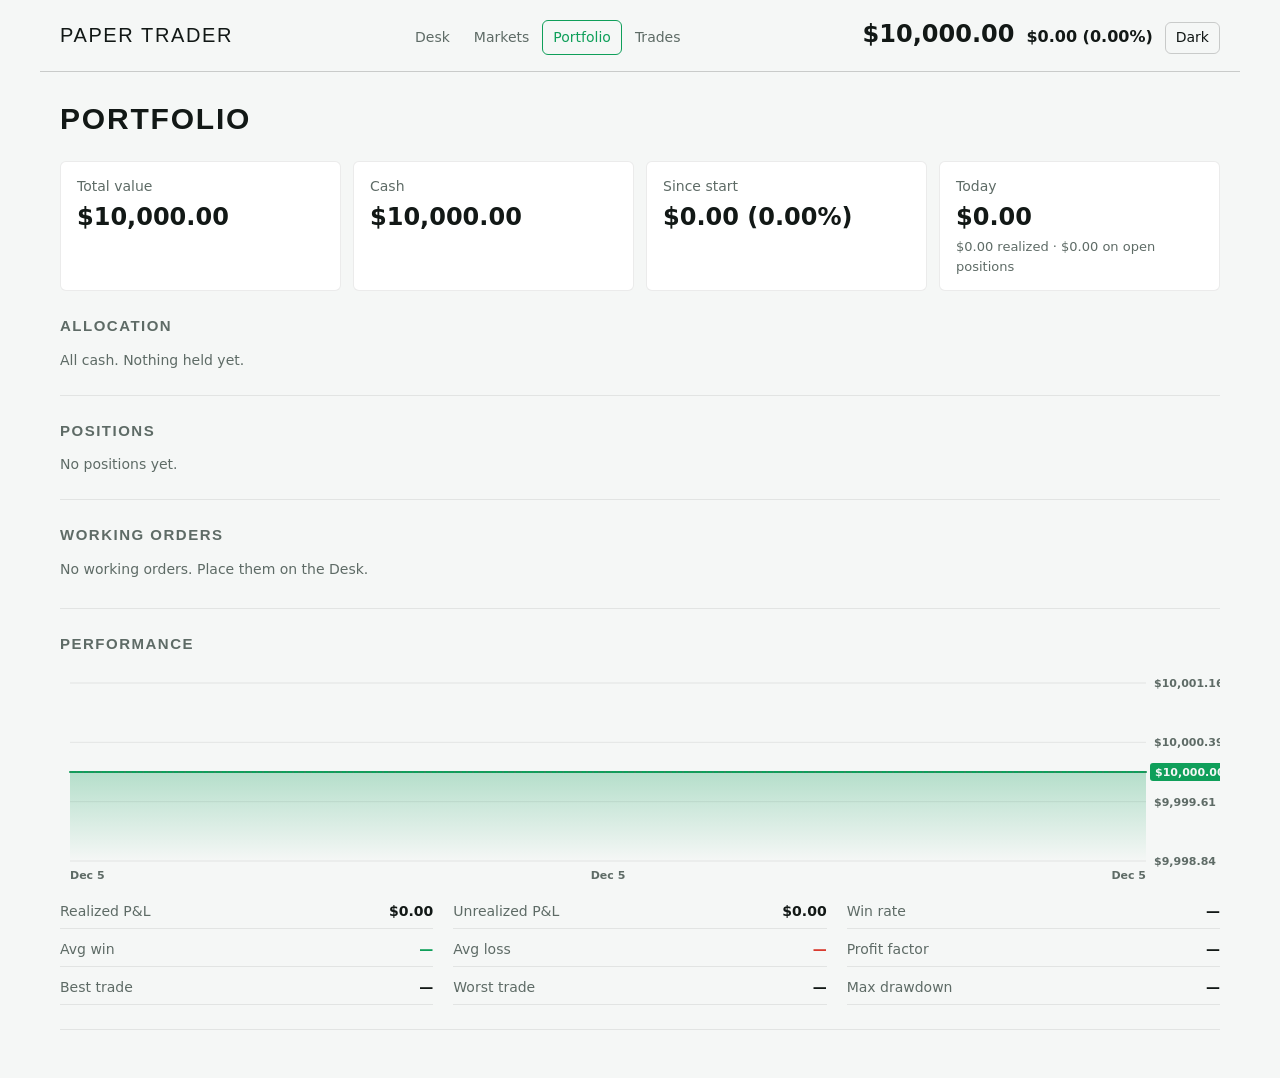
<file: portfolio.html>
<!DOCTYPE html>
<html lang="en">
<head>
  <meta charset="utf-8">
  <meta name="viewport" content="width=device-width, initial-scale=1">
  <title>Portfolio · Paper Trader</title>
  <meta name="description" content="What I hold, what it is worth, and how the paper portfolio has done.">
  <meta name="theme-color" content="#0B0F0D">
  <link rel="icon" href="data:image/svg+xml,%3Csvg xmlns='http://www.w3.org/2000/svg' viewBox='0 0 32 32'%3E%3Crect width='32' height='32' rx='8' fill='%230B0F0D'/%3E%3Crect x='5' y='5' width='22' height='22' rx='5' fill='%233DF28A'/%3E%3Cpath d='M10 20 L15 14 L18 17 L23 11' fill='none' stroke='%2307110B' stroke-width='3' stroke-linecap='round' stroke-linejoin='round'/%3E%3C/svg%3E">
  <link rel="stylesheet" href="css/styles.css">
</head>
<body>
  <header class="top">
    <a class="brand" href="index.html">Paper Trader</a>
    <nav class="nav" aria-label="Pages">
      <a href="index.html">Desk</a>
      <a href="markets.html">Markets</a>
      <a href="portfolio.html">Portfolio</a>
      <a href="trades.html">Trades</a>
    </nav>
    <div class="top-right">
      <p class="totals">
        <span class="total fig" id="portfolio-total">$10,000.00</span>
        <span class="pnl fig" id="portfolio-pnl">$0.00 (0.0%)</span>
      </p>
      <button type="button" class="quiet theme-btn">Light</button>
    </div>
  </header>

  <main class="page portfolio">
    <div class="page-head">
      <h1>Portfolio</h1>
      <p class="muted" id="updated">Loading prices…</p>
    </div>

    <dl class="cards">
      <div class="card"><dt>Total value</dt><dd class="fig" id="card-total">—</dd></div>
      <div class="card"><dt>Cash</dt><dd class="fig" id="card-cash">—</dd></div>
      <div class="card"><dt>Since start</dt><dd class="fig" id="card-since">—</dd></div>
      <div class="card"><dt>Today</dt><dd class="fig" id="card-today">—</dd><dd class="muted small" id="card-today-note"></dd></div>
    </dl>

    <section class="block" aria-labelledby="h-alloc">
      <h2 id="h-alloc">Allocation</h2>
      <p class="muted" id="alloc-empty">All cash. Nothing held yet.</p>
      <div class="alloc" id="alloc" hidden>
        <div class="alloc-bar" id="alloc-bar" role="img" aria-label="Share of the portfolio by holding"></div>
        <ul class="alloc-legend" id="legend"></ul>
      </div>
    </section>

    <section class="block" aria-labelledby="h-positions">
      <h2 id="h-positions">Positions</h2>
      <p class="muted" id="positions-empty">No positions yet.</p>
      <div class="table-wrap">
        <table class="grid" id="positions-table" hidden>
          <thead>
            <tr><th>Asset</th><th>Market</th><th>Units</th><th>Avg</th><th>Price</th><th>Today</th><th>Cost</th><th>Value</th><th>Weight</th><th>P&amp;L</th><th></th></tr>
          </thead>
          <tbody id="positions-body"></tbody>
          <tfoot>
            <tr class="total-row"><td>Total</td><td></td><td></td><td></td><td></td><td></td><td class="fig" id="positions-cost"></td><td class="fig" id="positions-value"></td><td></td><td class="fig" id="positions-pnl"></td><td></td></tr>
          </tfoot>
        </table>
      </div>
    </section>

    <section class="block" aria-labelledby="h-orders">
      <h2 id="h-orders">Working orders</h2>
      <p class="muted" id="orders-empty">No working orders. Place them on the Desk.</p>
      <ul class="orders" id="orders-list"></ul>
    </section>

    <section class="block" aria-labelledby="h-perf">
      <h2 id="h-perf">Performance</h2>
      <svg class="chart" id="equity" role="img" aria-label="Portfolio value over time"></svg>
      <dl class="stats" id="stats"></dl>
    </section>
  </main>

  <div class="toasts" id="toasts" aria-live="polite"></div>

  <script src="js/shared.js"></script>
  <script src="js/charts.js"></script>
  <script src="js/live.js"></script>
  <script src="js/portfolio.js"></script>
</body>
</html>
</file>
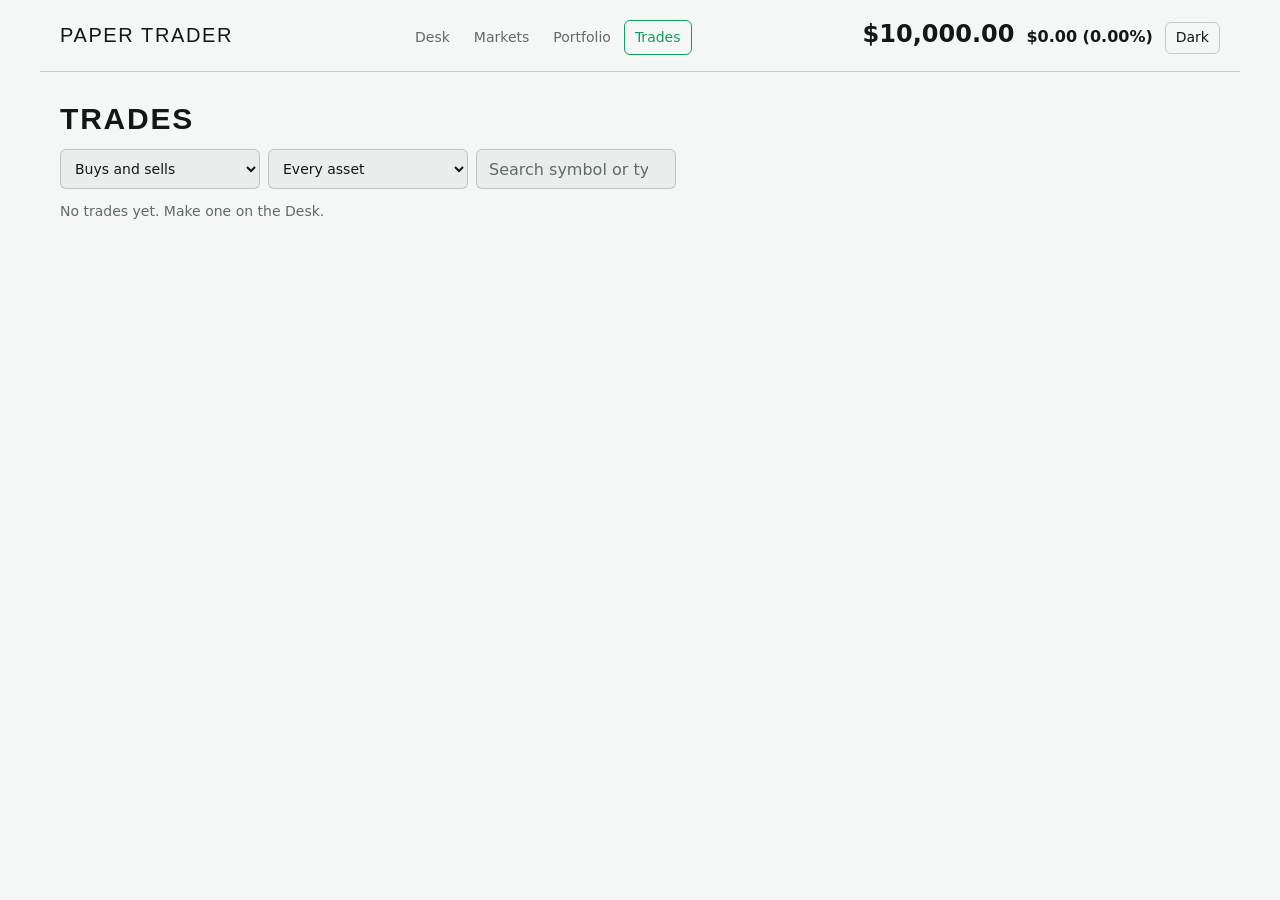
<file: trades.html>
<!DOCTYPE html>
<html lang="en">
<head>
  <meta charset="utf-8">
  <meta name="viewport" content="width=device-width, initial-scale=1">
  <title>Trades · Paper Trader</title>
  <meta name="description" content="Every paper trade, grouped by day, with filters and a CSV export.">
  <meta name="theme-color" content="#0B0F0D">
  <link rel="icon" href="data:image/svg+xml,%3Csvg xmlns='http://www.w3.org/2000/svg' viewBox='0 0 32 32'%3E%3Crect width='32' height='32' rx='8' fill='%230B0F0D'/%3E%3Crect x='5' y='5' width='22' height='22' rx='5' fill='%233DF28A'/%3E%3Cpath d='M10 20 L15 14 L18 17 L23 11' fill='none' stroke='%2307110B' stroke-width='3' stroke-linecap='round' stroke-linejoin='round'/%3E%3C/svg%3E">
  <link rel="stylesheet" href="css/styles.css">
</head>
<body>
  <header class="top">
    <a class="brand" href="index.html">Paper Trader</a>
    <nav class="nav" aria-label="Pages">
      <a href="index.html">Desk</a>
      <a href="markets.html">Markets</a>
      <a href="portfolio.html">Portfolio</a>
      <a href="trades.html">Trades</a>
    </nav>
    <div class="top-right">
      <p class="totals">
        <span class="total fig" id="portfolio-total">$10,000.00</span>
        <span class="pnl fig" id="portfolio-pnl">$0.00 (0.0%)</span>
      </p>
      <button type="button" class="quiet theme-btn">Light</button>
    </div>
  </header>

  <main class="page trades-page">
    <div class="page-head">
      <h1>Trades</h1>
      <p class="muted" id="summary"></p>
    </div>

    <div class="filters">
      <label class="visually-hidden" for="filter-side">Side</label>
      <select id="filter-side">
        <option value="all">Buys and sells</option>
        <option value="Buy">Buys</option>
        <option value="Sell">Sells</option>
      </select>
      <label class="visually-hidden" for="filter-asset">Asset</label>
      <select id="filter-asset"><option value="all">Every asset</option></select>
      <label class="visually-hidden" for="filter-text">Search</label>
      <input id="filter-text" type="search" placeholder="Search symbol or type">
      <button type="button" class="quiet small" id="export-btn">Export CSV</button>
    </div>

    <p class="muted" id="trades-empty">No trades yet. Make one on the Desk.</p>
    <div class="table-wrap">
      <table class="grid" id="trades-table" hidden>
        <thead>
          <tr><th>Time</th><th>Side</th><th>Asset</th><th>Units</th><th>Price</th><th>Dollars</th><th>Fee</th><th>Realized</th><th>Note</th></tr>
        </thead>
        <tbody id="trades-body"></tbody>
      </table>
    </div>
  </main>

  <script src="js/shared.js"></script>
  <script src="js/trades.js"></script>
</body>
</html>
</file>
<file: css/styles.css>
/* Paper Trader. Every value here comes from DESIGN.md. */

:root {
  --bg: #0B0F0D;
  --surface: #121816;
  --well: rgba(255, 255, 255, 0.06);
  --edge: rgba(255, 255, 255, 0.16);
  --hairline: rgba(255, 255, 255, 0.08);
  --text: #E8EDEA;
  --text-muted: #93A39B;
  --up: #3DF28A;
  --down: #FF4B3E;
  --warn: #FFB01F;
  --on-up: #07110B;

  --font-body: "Helvetica Neue", system-ui, -apple-system, "Segoe UI", Roboto, sans-serif;
  --font-figures: "DIN Alternate", Bahnschrift, system-ui, sans-serif;
  --font-heading: "DIN Condensed", "Bahnschrift Condensed", Bahnschrift, "Arial Narrow", sans-serif;

  --small: 14px;
  --body: 16px;
  --large: 20px;
  --total: 24px;
  --mood: 40px;
  --price: clamp(34px, 5vw, 44px);

  --unit: 8px;
  --gutter: 20px;
  --section: 24px;
  --column: 1200px;
  --radius: 6px;
  --control: 48px;
}

/* Light: the same page in daylight. Picked by the header button or the
   system setting; saved on its own key. */
:root[data-theme="light"] {
  --bg: #F5F7F6;
  --surface: #FFFFFF;
  --well: rgba(0, 0, 0, 0.04);
  --edge: rgba(0, 0, 0, 0.18);
  --hairline: rgba(0, 0, 0, 0.08);
  --text: #121816;
  --text-muted: #5E6B66;
  --up: #0F9F5A;
  --down: #D93B2F;
  --warn: #B9770E;
  --on-up: #FFFFFF;
}

/* Native controls and scrollbars follow the theme. */
:root { color-scheme: dark; }
:root[data-theme="light"] { color-scheme: light; }
* { box-sizing: border-box; scrollbar-color: var(--edge) transparent; }

html { background: var(--bg); }

body {
  margin: 0;
  font-family: var(--font-body);
  font-size: var(--body);
  line-height: 1.5;
  color: var(--text);
  background: var(--bg);
  transition: background 200ms, color 200ms;
}

.fig {
  font-family: var(--font-figures);
  font-variant-numeric: tabular-nums;
  font-weight: 700;
}

.visually-hidden {
  position: absolute;
  width: 1px;
  height: 1px;
  overflow: hidden;
  clip: rect(0 0 0 0);
  white-space: nowrap;
}

[hidden] { display: none !important; }

/* Header */

.top {
  display: flex;
  flex-wrap: wrap;
  justify-content: space-between;
  align-items: baseline;
  gap: 4px var(--gutter);
  max-width: var(--column);
  margin: 0 auto;
  padding: 16px var(--gutter);
  border-bottom: 1px solid var(--edge);
}

.brand {
  font-family: var(--font-heading);
  font-size: var(--large);
  text-transform: uppercase;
  letter-spacing: 0.08em;
  color: var(--text);
  text-decoration: none;
}

.nav {
  display: flex;
  gap: 2px;
  flex-wrap: wrap;
}

.nav a {
  color: var(--text-muted);
  text-decoration: none;
  font-size: var(--small);
  padding: 6px 10px;
  border-radius: var(--radius);
  border: 1px solid transparent;
}

.nav a:hover { color: var(--text); border-color: var(--edge); }
.nav a[aria-current="page"] { color: var(--up); border-color: var(--up); }

.top-right { display: flex; align-items: baseline; gap: 12px; flex-wrap: wrap; }
.theme-btn { height: 32px; padding: 0 10px; font-size: var(--small); }

.totals {
  margin: 0;
  display: flex;
  flex-wrap: wrap;
  gap: 0 12px;
  align-items: baseline;
}

.total { font-size: var(--total); }
.pnl { font-size: var(--body); }

.up { color: var(--up); }
.down { color: var(--down); }

/* Tape: the top coins, one strip, scrolls sideways on a phone */

.tape-wrap {
  max-width: var(--column);
  margin: 0 auto;
  padding: 0 var(--gutter);
  border-bottom: 1px solid var(--hairline);
}

/* The carousel: two identical lists side by side, both sliding left by
   their own width, so when the first leaves the second is exactly where it
   was. Pauses under the pointer. Off for reduced motion, where it scrolls
   by hand instead. */
.marquee {
  flex: 1;
  min-width: 0;
  display: flex;
  overflow: hidden;
  mask-image: linear-gradient(to right, transparent, #000 24px, #000 calc(100% - 24px), transparent);
}

.marquee:hover .tape, .marquee:focus-within .tape { animation-play-state: paused; }

.tape {
  list-style: none;
  margin: 0;
  padding: 10px 6px 10px 0;
  display: flex;
  gap: 6px;
  flex-shrink: 0;
  min-width: max-content;
  animation: tape var(--tape-duration, 60s) linear infinite;
}

.marquee.static .tape { animation: none; }
.marquee.static .tape-clone { display: none; }
.marquee.static { overflow-x: auto; mask-image: none; }

@keyframes tape {
  to { transform: translateX(-100%); }
}

@media (prefers-reduced-motion: reduce) {
  .marquee .tape { animation: none; }
  .marquee .tape-clone { display: none; }
  .marquee { overflow-x: auto; mask-image: none; }
}

.tape-item {
  display: flex;
  align-items: center;
  gap: 10px;
  height: 40px;
  padding: 0 10px;
  font-size: var(--small);
  background: transparent;
  border: 1px solid transparent;
}

.tape-item:hover, .tape-item:focus-visible { border-color: var(--edge); }
.tape-item.active { border-color: var(--up); }
.tape-item .sym { font-weight: 700; }
.tape-item svg { display: block; }
.spark { fill: none; stroke-width: 1.5; }

/* Chart */

.chart-head {
  display: flex;
  justify-content: space-between;
  align-items: center;
  gap: 12px;
  margin-top: 14px;
}

.ranges { display: flex; gap: 4px; }
.range.active { border-color: var(--up); color: var(--up); }

.chart {
  display: block;
  width: 100%;
  height: auto;
  margin-top: 6px;
  touch-action: none;
  cursor: grab;
  user-select: none;
}

.chart.dragging { cursor: grabbing; }
.chart-hint { display: flex; justify-content: space-between; align-items: center; gap: 12px; font-size: 12px; margin-top: 4px; min-height: 26px; }

.chart .grid { stroke: var(--hairline); stroke-width: 1; }
.chart .axis { fill: var(--text-muted); font-size: 11px; font-family: var(--font-figures); font-weight: 700; }
.chart .line { fill: none; stroke-width: 2; stroke-linejoin: round; stroke-linecap: round; }
.chart .baseline { stroke: var(--text-muted); stroke-width: 1; stroke-dasharray: 2 4; opacity: 0.7; }
.chart .last-line { stroke-width: 1; stroke-dasharray: 3 4; opacity: 0.6; }
.chart .tag { fill: var(--bg); font-size: 11px; font-family: var(--font-figures); font-weight: 700; }
.chart .mark { stroke: var(--bg); stroke-width: 2; }
.chart .mark.buy { fill: var(--up); }
.chart .mark.sell { fill: var(--down); }
.chart .cross { stroke: var(--edge); stroke-width: 1; }
.chart .cross-dot { stroke: var(--bg); stroke-width: 2; }
.chart .readout-box { fill: var(--surface); stroke: var(--edge); stroke-width: 1; }
.chart .readout { fill: var(--text); font-size: 12px; font-family: var(--font-figures); font-weight: 700; }

.live-dot {
  display: inline-block;
  width: 8px;
  height: 8px;
  border-radius: 50%;
  background: var(--up);
  margin-right: 6px;
  vertical-align: middle;
}

/* Layout */

.layout {
  max-width: var(--column);
  margin: 0 auto;
  padding: 0 var(--gutter);
}

.block {
  padding: var(--section) 0;
  border-bottom: 1px solid var(--hairline);
}

h2 {
  margin: 0 0  12px;
  font-family: var(--font-heading);
  font-size: 15px;
  font-weight: 700;
  text-transform: uppercase;
  letter-spacing: 0.1em;
  color: var(--text-muted);
}

p { margin: 0; }

.muted { color: var(--text-muted); font-size: var(--small); }
.error { color: var(--down); font-size: var(--small); }
.note { font-size: var(--small); min-height: 1.5em; margin-top: 8px; }
.note.warn { color: var(--warn); }
.note.block { color: var(--down); }

/* Controls */

.row {
  display: flex;
  gap: var(--unit);
  align-items: stretch;
}

input {
  flex: 1;
  min-width: 0;
  height: var(--control);
  padding: 0 12px;
  font: inherit;
  font-size: var(--body);
  color: var(--text);
  background: var(--well);
  border: 1px solid var(--edge);
  border-radius: var(--radius);
}

input.fig { font-family: var(--font-figures); font-weight: 700; }

input::placeholder { color: var(--text-muted); font-weight: 400; }

input:focus {
  border-color: var(--up);
  outline: 2px solid var(--up);
  outline-offset: 0;
}

input.invalid { border-color: var(--down); }

input:disabled { opacity: 0.4; }

button {
  height: var(--control);
  padding: 0 18px;
  font: inherit;
  font-size: var(--body);
  color: var(--text);
  background: transparent;
  border: 1px solid var(--edge);
  border-radius: var(--radius);
  cursor: pointer;
  white-space: nowrap;
}

button.small { height: 32px; padding: 0 10px; font-size: var(--small); }

button.buy {
  background: var(--up);
  border-color: var(--up);
  color: var(--on-up);
  font-weight: 700;
}

button.buy:hover { filter: brightness(1.1); }

button.sell {
  border-color: var(--down);
  color: var(--down);
  font-weight: 700;
}

button.danger { color: var(--down); border-color: var(--down); }

button:disabled {
  opacity: 0.4;
  cursor: not-allowed;
  filter: none;
}

button:focus-visible { outline: 2px solid var(--up); outline-offset: 2px; }

label {
  display: block;
  font-size: var(--small);
  color: var(--text-muted);
  margin-bottom: 6px;
}

.field-msg {
  color: var(--down);
  font-size: var(--small);
  min-height: 1.5em;
  margin-top: 6px;
}

/* Market toggle */

.market { display: flex; gap: 4px; }
.market-btn.active { border-color: var(--up); color: var(--up); }

/* Search results */

.search-block form { position: relative; }

.results {
  list-style: none;
  margin: 0;
  padding: 6px;
  position: absolute;
  left: 0;
  right: 0;
  top: calc(var(--control) + 6px);
  z-index: 5;
  display: flex;
  flex-direction: column;
  gap: 4px;
  background: var(--surface);
  border: 1px solid var(--edge);
  border-radius: var(--radius);
  box-shadow: 0 10px 30px rgba(0, 0, 0, 0.25);
}

.results:empty { display: none; }

.result {
  width: 100%;
  display: flex;
  justify-content: space-between;
  align-items: center;
  gap: 12px;
  padding: 0 12px;
  text-align: left;
  background: var(--well);
}

.result:hover, .result:focus-visible { border-color: var(--up); }

.result .meta { color: var(--text-muted); font-size: var(--small); }

/* Coin */

.coin-head { display: flex; justify-content: space-between; align-items: flex-start; gap: 12px; }
.coin-name { font-size: var(--large); }
.coin-price-row { display: flex; align-items: baseline; gap: 14px; flex-wrap: wrap; margin-top: 6px; }
.coin-price-row .price { margin: 0; }
.range-change { font-size: var(--small); margin-left: 6px; align-self: center; }

.alert-form { display: flex; align-items: center; gap: 8px; margin-top: 10px; flex-wrap: wrap; }
.alert-form label { margin: 0; }
.alert-form input { flex: 0 1 140px; height: 36px; }
.alert-form .field-msg.inline { min-height: 0; margin: 0; }
.alerts { list-style: none; margin: 6px 0 0; padding: 0; display: flex; flex-wrap: wrap; gap: 6px; }
.alerts li { display: inline-flex; align-items: center; gap: 8px; padding: 4px 10px; border: 1px solid var(--edge); border-radius: 999px; font-size: 13px; }
.alerts .cancel { height: auto; padding: 0; border: 0; color: var(--text-muted); font-size: 13px; }
.mood-line { font-size: var(--small); display: flex; flex-wrap: wrap; gap: 4px 6px; align-items: baseline; margin-bottom: 12px; }
.mood-line .fig { font-size: var(--body); }
.link { color: var(--text-muted); text-decoration: underline; font-size: var(--small); }
.link:hover { color: var(--text); }

.price {
  font-size: var(--price);
  line-height: 1;
  margin: 6px 0 8px;
  letter-spacing: -0.01em;
  transition: color 300ms;
}

.price.flash-up { color: var(--up); }
.price.flash-down { color: var(--down); }

/* Trade */

.forms {
  display: flex;
  flex-direction: column;
  gap: 12px;
}

/* Order ticket */

.seg { display: inline-flex; border: 1px solid var(--edge); border-radius: var(--radius); overflow: hidden; }
.seg-btn { height: 40px; padding: 0 16px; border: 0; border-radius: 0; background: transparent; color: var(--text-muted); font-size: var(--small); }
.seg-btn + .seg-btn { border-left: 1px solid var(--edge); }
.seg-btn.active { background: var(--well); color: var(--text); font-weight: 700; }
#side-buy.active { color: var(--up); }
#side-sell.active { color: var(--down); }
.seg.small .seg-btn { height: 26px; padding: 0 10px; font-size: 13px; }
label .seg { margin-left: 8px; vertical-align: middle; }

.ticket-grid { display: grid; grid-template-columns: 1fr 1fr; gap: 12px; margin-top: 14px; }
.ticket-grid .field.wide { grid-column: 1 / -1; }
.ticket-grid select, .ticket-grid input { width: 100%; }
.presets { display: flex; gap: 4px; margin-top: 6px; }
.presets button { flex: 1; height: 36px; padding: 0; }

.estimate {
  display: grid;
  grid-template-columns: repeat(2, 1fr);
  gap: 8px 16px;
  margin: 14px 0 0;
  padding: 12px 14px;
  background: var(--surface);
  border: 1px solid var(--hairline);
  border-radius: var(--radius);
}

.estimate div { display: flex; flex-direction: column; gap: 2px; font-size: var(--small); }
.estimate dt { color: var(--text-muted); white-space: nowrap; }
.estimate dd { margin: 0; font-size: var(--body); }

.ticket-btn { width: 100%; margin-top: 8px; }
.ticket-btn.sell-side { background: var(--down); border-color: var(--down); color: #FFFFFF; }

.review {
  margin-top: 12px;
  padding: 14px 16px;
  border: 1px solid var(--up);
  border-radius: var(--radius);
  background: var(--surface);
}

.review.sell-side { border-color: var(--down); }
.review-title { font-family: var(--font-heading); text-transform: uppercase; letter-spacing: 0.1em; font-size: 13px; color: var(--text-muted); margin-bottom: 6px; }
.review .row { margin-top: 12px; }
.review .row button { flex: 1; }

.steps { margin: 8px 0 0; padding-left: 20px; font-size: var(--small); color: var(--text-muted); }
.steps li { margin-bottom: 4px; }

.star { height: 32px; padding: 0 10px; font-size: 13px; display: inline-flex; align-items: center; gap: 6px; flex-shrink: 0; }
.star-icon { width: 14px; height: 14px; fill: none; stroke: currentColor; stroke-width: 1.6; stroke-linejoin: round; }
.star[aria-pressed="true"] { border-color: var(--warn); color: var(--warn); }
.star[aria-pressed="true"] .star-icon { fill: currentColor; }

.tape-row { display: flex; align-items: center; gap: 12px; }
.tape-tabs { flex-shrink: 0; }

.history { margin-top: 12px; }
.history #history-more { margin-top: 8px; }
h2 .count { margin-left: 6px; font-size: 13px; letter-spacing: 0; text-transform: none; }
.history summary { cursor: pointer; font-size: var(--small); color: var(--text-muted); list-style: none; display: flex; gap: 8px; }
.history summary::-webkit-details-marker { display: none; }
.history summary::before { content: "▸"; }
.history[open] summary::before { content: "▾"; }
.history .table-wrap, .history p { margin-top: 8px; }

.close-btn { height: 26px; padding: 0 8px; font-size: 13px; }
.close-btn + .close-btn { margin-left: 4px; }
.grid td .close-btn { white-space: nowrap; }

.toasts { position: fixed; right: 16px; bottom: 16px; display: flex; flex-direction: column; gap: 8px; z-index: 10; }
.toast { padding: 10px 14px; background: var(--surface); border: 1px solid var(--edge); border-left: 3px solid var(--up); border-radius: var(--radius); font-size: var(--small); box-shadow: 0 6px 20px rgba(0, 0, 0, 0.25); }
.toast.down { border-left-color: var(--down); }
.toast.warn { border-left-color: var(--warn); }

/* Sizer, orders */

label[for="buy-amount"] { display: flex; justify-content: space-between; flex-wrap: wrap; gap: 4px 8px; }
.sizer { color: var(--text-muted); white-space: nowrap; }
.sizer button { height: 24px; padding: 0 8px; font-size: 13px; margin-left: 6px; vertical-align: middle; }

select {
  flex: 1;
  min-width: 0;
  height: var(--control);
  padding: 0 10px;
  font: inherit;
  font-size: var(--small);
  color: var(--text);
  background: var(--well);
  border: 1px solid var(--edge);
  border-radius: var(--radius);
}

select:focus { border-color: var(--up); outline: 2px solid var(--up); outline-offset: 0; }
select:disabled { opacity: 0.4; }

.order { margin-top: 16px; }
.order .row { flex-wrap: wrap; }
.order select { flex: 1 1 100%; }
.order #order-price, .order #order-dollars { flex: 1 1 100px; }

.orders {
  list-style: none;
  margin: 4px 0 0;
  padding: 0;
}

.orders li {
  display: flex;
  justify-content: space-between;
  align-items: center;
  gap: 12px;
  padding: 8px 0;
  border-bottom: 1px solid var(--hairline);
  font-size: var(--small);
}

.orders .cancel {
  height: auto;
  padding: 0;
  border: 0;
  color: var(--text-muted);
  text-decoration: underline;
  font-size: var(--small);
}

.orders .cancel:hover { color: var(--down); }

/* Performance */

.stats {
  display: grid;
  grid-template-columns: repeat(2, 1fr);
  gap: 10px 20px;
  margin: 14px 0 0;
}

.stats div { display: flex; justify-content: space-between; gap: 8px; border-bottom: 1px solid var(--hairline); padding-bottom: 6px; }
.stats dt { color: var(--text-muted); font-size: var(--small); }
.stats dd { margin: 0; font-size: var(--small); }

.section-head { display: flex; justify-content: space-between; align-items: baseline; gap: 12px; }
.section-head h2 { margin-bottom: 12px; }

/* Mood */

.mood { display: flex; flex-wrap: wrap; gap: 6px 24px; align-items: baseline; }
.mood-number { font-size: var(--mood); line-height: 1; }
.mood-fng, .mood-news { display: flex; gap: 8px; align-items: baseline; }

/* News */

.news {
  list-style: none;
  margin: 0;
  padding: 0;
}

.news li {
  padding: 10px 0;
  border-bottom: 1px solid var(--hairline);
  display: flex;
  gap: 12px;
  align-items: flex-start;
}

.news-text { display: flex; flex-direction: column; gap: 2px; min-width: 0; }

.news-img {
  width: 88px;
  height: 60px;
  object-fit: cover;
  border-radius: var(--radius);
  background: var(--well);
  flex-shrink: 0;
}

.news li:last-child { border-bottom: 0; }

.news a { color: var(--text); text-decoration: underline; }
.news a:hover { color: var(--up); }

/* AI read of the headlines */

.brief {
  margin-top: 12px;
  padding: 12px 14px;
  background: var(--surface);
  border-radius: var(--radius);
  font-size: var(--small);
}

.brief-head { display: flex; gap: 8px; flex-wrap: wrap; margin-bottom: 4px; }

/* Tables */

.cash { font-size: var(--large); margin-bottom: 10px; }
.cash .fig { margin-left: 6px; }

.grid {
  width: 100%;
  border-collapse: collapse;
  font-size: var(--small);
}

.grid th, .grid td {
  padding: 8px 6px;
  text-align: right;
  border-bottom: 1px solid var(--hairline);
  white-space: nowrap;
}

.grid th:first-child, .grid td:first-child,
.grid th:nth-child(2), .grid td:nth-child(2) { text-align: left; }

.grid th { color: var(--text-muted); font-weight: 400; }

.grid td { font-family: var(--font-figures); font-variant-numeric: tabular-nums; font-weight: 700; }
.grid td:first-child, .grid td:nth-child(2) { font-family: var(--font-body); font-weight: 400; }
.grid td:nth-child(2) { font-family: var(--font-body); }

.grid tfoot td { border-bottom: 0; border-top: 1px solid var(--edge); }

.table-wrap { overflow-x: auto; -webkit-overflow-scrolling: touch; }

/* Pages: portfolio, trades, markets */

.page {
  max-width: var(--column);
  margin: 0 auto;
  padding: 0 var(--gutter) 48px;
}

.page-head {
  display: flex;
  justify-content: space-between;
  align-items: baseline;
  gap: 12px;
  flex-wrap: wrap;
  padding: var(--section) 0 8px;
}

.page-head h1 {
  margin: 0;
  font-family: var(--font-heading);
  font-size: 30px;
  font-weight: 700;
  text-transform: uppercase;
  letter-spacing: 0.06em;
}

.cards {
  display: grid;
  grid-template-columns: repeat(2, 1fr);
  gap: 12px;
  margin: 12px 0 0;
}

.card {
  padding: 14px 16px;
  background: var(--surface);
  border: 1px solid var(--hairline);
  border-radius: var(--radius);
}

.card dt { color: var(--text-muted); font-size: var(--small); }
.card dd { margin: 2px 0 0; font-size: var(--total); }
.card dd.small { font-size: 13px; margin-top: 2px; }
.order-right { display: flex; gap: 12px; align-items: center; }

.alloc { display: flex; flex-direction: column; gap: 14px; }
.alloc-bar { display: flex; height: 22px; border-radius: var(--radius); overflow: hidden; background: var(--well); }
.alloc-bar span { display: block; height: 100%; min-width: 2px; }
.alloc-bar span + span { border-left: 2px solid var(--bg); }
.alloc-legend { list-style: none; margin: 0; padding: 0; display: grid; grid-template-columns: repeat(auto-fill, minmax(200px, 1fr)); gap: 8px 20px; font-size: var(--small); }
.alloc-legend li { display: flex; align-items: center; gap: 8px; }
.alloc-legend .fig { margin-left: auto; }
.swatch { width: 10px; height: 10px; border-radius: 2px; display: inline-block; flex-shrink: 0; }

.filters { display: flex; gap: 8px; flex-wrap: wrap; align-items: center; margin-bottom: 12px; }
.filters select, .filters input { flex: 0 1 200px; height: 40px; }

.day-head td { color: var(--text-muted); font-weight: 400; padding-top: 16px; font-family: var(--font-body); }
.note-input { height: 32px; width: 180px; font-size: 13px; font-family: var(--font-body); font-weight: 400; }
.grid td:last-child .note-input { text-align: left; }
.day-head td:first-child { text-align: left; }

.markets .grid td:nth-child(3), .markets .grid th:nth-child(3) { text-align: left; }
.markets .grid td:nth-child(3) { font-family: var(--font-body); font-weight: 400; }
.markets .grid td:nth-child(2) { font-family: var(--font-figures); font-weight: 700; }
.markets tr.pick { cursor: pointer; }
.markets .grid td:last-child { text-align: right; }
.filters.compact { margin: 0; }
.filters.compact input { height: 36px; width: 220px; flex: none; }
.sortable { cursor: pointer; user-select: none; }
.sortable:hover { color: var(--text); }
.sortable.sorted { color: var(--text); }
.sortable.sorted[aria-sort="descending"]::after { content: " ▾"; }
.sortable.sorted[aria-sort="ascending"]::after { content: " ▴"; }
.row-star { height: 26px; width: 26px; padding: 0; justify-content: center; border-color: transparent; color: var(--text-muted); }
.row-star:hover { border-color: var(--edge); }
.row-star.on { color: var(--warn); }
.row-star.on .star-icon { fill: currentColor; }
.markets tr.pick:hover td { background: var(--well); }

/* Footer: rules and start over */

.foot {
  max-width: var(--column);
  margin: 0 auto;
  padding: var(--section) var(--gutter) 48px;
  display: flex;
  flex-direction: column;
  gap: 16px;
}

.rules-box summary {
  cursor: pointer;
  list-style: none;
  display: flex;
  justify-content: space-between;
  gap: 12px;
  font-size: var(--small);
  color: var(--text-muted);
}

.rules-box summary::-webkit-details-marker { display: none; }

.summary-action { color: var(--text); text-decoration: underline; }

.rules {
  margin-top: 16px;
  padding: 16px;
  background: var(--surface);
  border-radius: var(--radius);
  display: grid;
  gap: 12px;
}

.rule input { width: 100%; }
.rule-actions { display: flex; gap: 8px; align-items: flex-end; }
.rule-actions button { flex: 1; }

/* Phone: a fixed Buy / Sell bar that jumps to the ticket */
.mobile-bar {
  position: fixed;
  left: 0;
  right: 0;
  bottom: 0;
  display: flex;
  gap: 8px;
  padding: 10px var(--gutter);
  background: var(--bg);
  border-top: 1px solid var(--edge);
  z-index: 8;
}

.mobile-bar button { flex: 1; font-weight: 700; }
.mobile-bar .sell { background: var(--down); color: #FFFFFF; }

@media (max-width: 959px) {
  body { padding-bottom: 72px; }
  .toasts { bottom: 76px; }

  /* One column, in the order a phone needs: search, asset, ticket, orders,
     positions, trades, then the news. The two columns dissolve. */
  .layout { display: flex; flex-direction: column; }
  .col { display: contents; }
  .search-block { order: 1; }
  .coin { order: 2; }
  .ticket-block { order: 3; }
  .orders-block { order: 4; }
  .positions-block { order: 5; }
  .trades-block { order: 6; }
  .news-block { order: 7; }

  .tape-tabs .seg-btn { padding: 0 8px; font-size: 12px; height: 32px; }
}

/* Laptop */

@media (min-width: 960px) {
  .layout {
    display: grid;
    grid-template-columns: 3fr 2fr;
    column-gap: 40px;
    align-items: start;
  }

  .col.right {
    position: sticky;
    top: 0;
    max-height: 100vh;
    overflow-y: auto;
    padding-right: 6px;
    scrollbar-width: thin;
    scrollbar-gutter: stable;
  }

  .mobile-bar { display: none; }

  .forms { flex-direction: row; }
  .forms form { flex: 1; }

  .order .row { flex-wrap: nowrap; }
  .order select { flex: 1 1 auto; }
  .order #order-price, .order #order-dollars { flex: 0 1 120px; }

  .cards { grid-template-columns: repeat(4, 1fr); }
  .foot { flex-direction: row; justify-content: space-between; align-items: flex-start; }
  .rules-box { flex: 1; }
  .rules { grid-template-columns: repeat(4, 1fr); align-items: end; }
  .estimate { grid-template-columns: repeat(2, 1fr); }
  .stats { grid-template-columns: repeat(3, 1fr); }
}

@media (prefers-reduced-motion: reduce) {
  .price { transition: none; }
}
</file>
